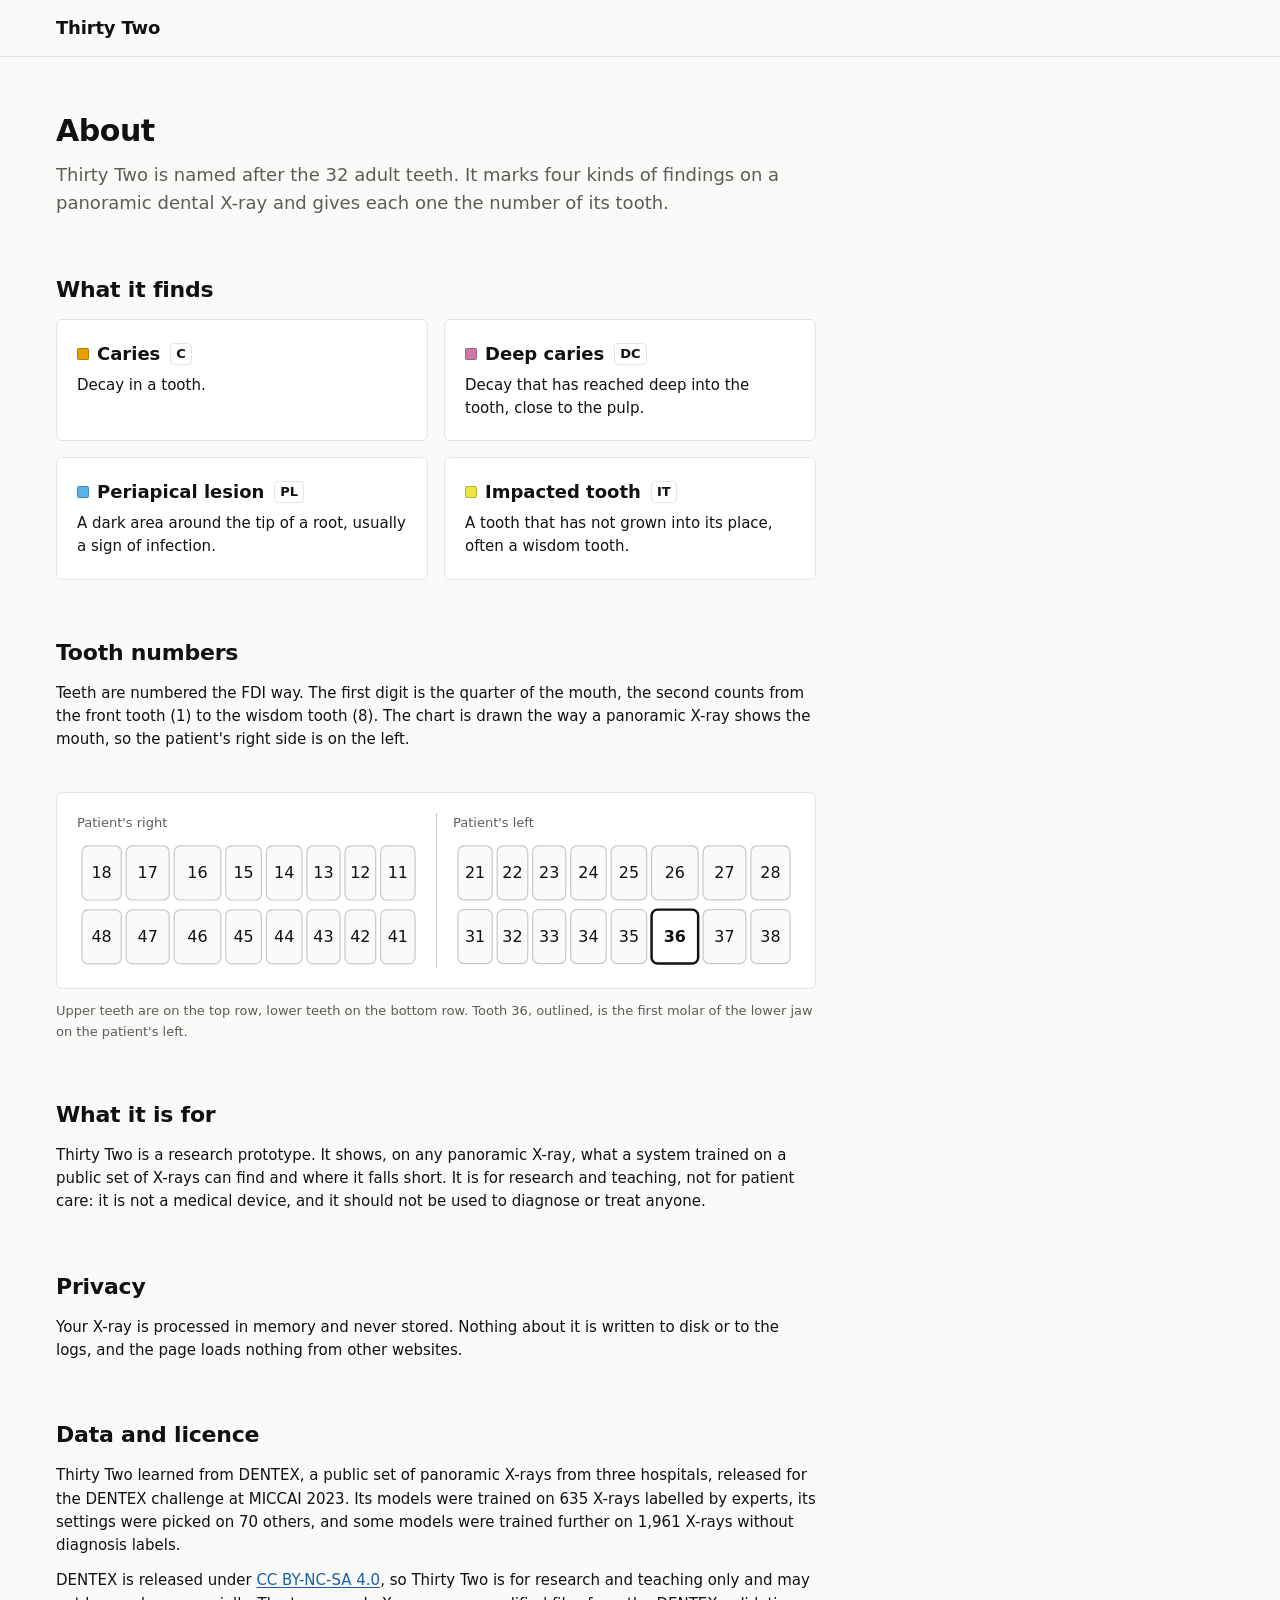
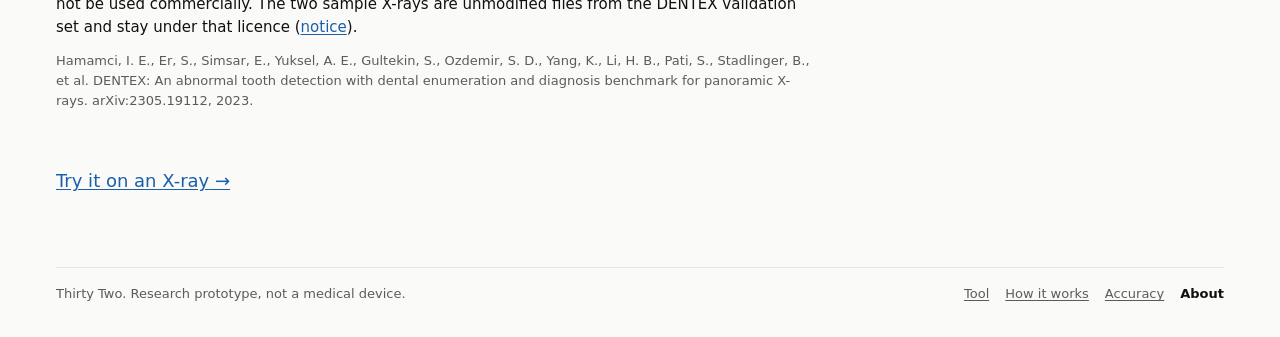
<file: thirtytwo/static/about.html>
<!doctype html>
<html lang="en">
<head>
<meta charset="utf-8">
<meta name="viewport" content="width=device-width, initial-scale=1">
<title>About · Thirty Two</title>
<meta name="description" content="What Thirty Two finds on a panoramic X-ray, how teeth are numbered, and the data it learned from.">
<link rel="icon" href="favicon.svg" type="image/svg+xml">
<link rel="stylesheet" href="app.css">
</head>
<body>
<header class="bar">
  <div class="wrap bar-inner">
    <a class="brand" href="/">Thirty Two</a>
  </div>
</header>

<main class="wrap page">
  <header class="page-head">
    <h1>About</h1>
    <p class="lede">Thirty Two is named after the 32 adult teeth. It marks four kinds of findings on a panoramic
      dental X-ray and gives each one the number of its tooth.</p>
  </header>

  <section class="section">
    <h2>What it finds</h2>
    <ul class="cards two findings">
      <li class="card"><h3><span class="swatch caries"></span>Caries <span class="code">C</span></h3>
        <p>Decay in a tooth.</p></li>
      <li class="card"><h3><span class="swatch deep"></span>Deep caries <span class="code">DC</span></h3>
        <p>Decay that has reached deep into the tooth, close to the pulp.</p></li>
      <li class="card"><h3><span class="swatch peri"></span>Periapical lesion <span class="code">PL</span></h3>
        <p>A dark area around the tip of a root, usually a sign of infection.</p></li>
      <li class="card"><h3><span class="swatch impacted"></span>Impacted tooth <span class="code">IT</span></h3>
        <p>A tooth that has not grown into its place, often a wisdom tooth.</p></li>
    </ul>
  </section>

  <section class="section">
    <h2>Tooth numbers</h2>
    <p>Teeth are numbered the FDI way. The first digit is the quarter of the mouth, the second counts from the front
      tooth (1) to the wisdom tooth (8). The chart is drawn the way a panoramic X-ray shows the mouth, so the
      patient's right side is on the left.</p>
    <figure class="figure fdi" aria-label="Tooth numbers as seen on a panoramic X-ray">
      <div class="half">
        <p class="fine">Patient's right</p>
        <svg viewBox="0 0 279 104" role="img" aria-label="Upper right teeth 18 to 11, lower right teeth 48 to 41">
          <g class="tooth">
            <rect x="4" y="4" width="32" height="44" rx="5"/><rect x="40" y="4" width="35" height="44" rx="5"/>
            <rect x="79" y="4" width="38" height="44" rx="5"/><rect x="121" y="4" width="29" height="44" rx="5"/>
            <rect x="154" y="4" width="29" height="44" rx="5"/><rect x="187" y="4" width="27" height="44" rx="5"/>
            <rect x="218" y="4" width="25" height="44" rx="5"/><rect x="247" y="4" width="28" height="44" rx="5"/>
            <rect x="4" y="56" width="32" height="44" rx="5"/><rect x="40" y="56" width="35" height="44" rx="5"/>
            <rect x="79" y="56" width="38" height="44" rx="5"/><rect x="121" y="56" width="29" height="44" rx="5"/>
            <rect x="154" y="56" width="29" height="44" rx="5"/><rect x="187" y="56" width="27" height="44" rx="5"/>
            <rect x="218" y="56" width="25" height="44" rx="5"/><rect x="247" y="56" width="28" height="44" rx="5"/>
          </g>
          <g class="tooth-no">
            <text x="20" y="26">18</text><text x="57.5" y="26">17</text><text x="98" y="26">16</text><text x="135.5" y="26">15</text>
            <text x="168.5" y="26">14</text><text x="200.5" y="26">13</text><text x="230.5" y="26">12</text><text x="261" y="26">11</text>
            <text x="20" y="78">48</text><text x="57.5" y="78">47</text><text x="98" y="78">46</text><text x="135.5" y="78">45</text>
            <text x="168.5" y="78">44</text><text x="200.5" y="78">43</text><text x="230.5" y="78">42</text><text x="261" y="78">41</text>
          </g>
        </svg>
      </div>
      <div class="half">
        <p class="fine">Patient's left</p>
        <svg viewBox="0 0 279 104" role="img" aria-label="Upper left teeth 21 to 28, lower left teeth 31 to 38">
          <g class="tooth">
            <rect x="4" y="4" width="28" height="44" rx="5"/><rect x="36" y="4" width="25" height="44" rx="5"/>
            <rect x="65" y="4" width="27" height="44" rx="5"/><rect x="96" y="4" width="29" height="44" rx="5"/>
            <rect x="129" y="4" width="29" height="44" rx="5"/><rect x="162" y="4" width="38" height="44" rx="5"/>
            <rect x="204" y="4" width="35" height="44" rx="5"/><rect x="243" y="4" width="32" height="44" rx="5"/>
            <rect x="4" y="56" width="28" height="44" rx="5"/><rect x="36" y="56" width="25" height="44" rx="5"/>
            <rect x="65" y="56" width="27" height="44" rx="5"/><rect x="96" y="56" width="29" height="44" rx="5"/>
            <rect x="129" y="56" width="29" height="44" rx="5"/><rect x="204" y="56" width="35" height="44" rx="5"/>
            <rect x="243" y="56" width="32" height="44" rx="5"/>
          </g>
          <rect x="162" y="56" width="38" height="44" rx="5" class="tooth-hl"/>
          <g class="tooth-no">
            <text x="18" y="26">21</text><text x="48.5" y="26">22</text><text x="78.5" y="26">23</text><text x="110.5" y="26">24</text>
            <text x="143.5" y="26">25</text><text x="181" y="26">26</text><text x="221.5" y="26">27</text><text x="259" y="26">28</text>
            <text x="18" y="78">31</text><text x="48.5" y="78">32</text><text x="78.5" y="78">33</text><text x="110.5" y="78">34</text>
            <text x="143.5" y="78">35</text><text x="181" y="78" class="strong">36</text><text x="221.5" y="78">37</text><text x="259" y="78">38</text>
          </g>
        </svg>
      </div>
    </figure>
    <p class="fine">Upper teeth are on the top row, lower teeth on the bottom row. Tooth 36, outlined, is the first
      molar of the lower jaw on the patient's left.</p>
  </section>

  <section class="section">
    <h2>What it is for</h2>
    <p>Thirty Two is a research prototype. It shows, on any panoramic X-ray, what a system trained on a public set of
      X-rays can find and where it falls short. It is for research and teaching, not for patient care: it is not a
      medical device, and it should not be used to diagnose or treat anyone.</p>
  </section>

  <section class="section">
    <h2>Privacy</h2>
    <p>Your X-ray is processed in memory and never stored. Nothing about it is written to disk or to the logs, and
      the page loads nothing from other websites.</p>
  </section>

  <section class="section">
    <h2>Data and licence</h2>
    <p>Thirty Two learned from DENTEX, a public set of panoramic X-rays from three hospitals, released for the DENTEX
      challenge at MICCAI 2023. Its models were trained on 635 X-rays labelled by experts, its settings were picked
      on 70 others, and some models were trained further on 1,961 X-rays without diagnosis labels.</p>
    <p>DENTEX is released under <a href="https://creativecommons.org/licenses/by-nc-sa/4.0/" rel="noreferrer">CC
      BY-NC-SA 4.0</a>, so Thirty Two is for research and teaching only and may not be used commercially. The two
      sample X-rays are unmodified files from the DENTEX validation set and stay under that licence
      (<a href="samples/LICENSE.txt">notice</a>).</p>
    <p class="cite">Hamamci, I. E., Er, S., Simsar, E., Yuksel, A. E., Gultekin, S., Ozdemir, S. D., Yang, K., Li, H. B.,
      Pati, S., Stadlinger, B., et al. DENTEX: An abnormal tooth detection with dental enumeration and diagnosis
      benchmark for panoramic X-rays. arXiv:2305.19112, 2023.</p>
  </section>

  <p class="next"><a href="/">Try it on an X-ray</a></p>
</main>

<footer class="foot">
  <div class="foot-inner">
    <p>Thirty Two. Research prototype, not a medical device.</p>
    <nav aria-label="Pages"><a href="/">Tool</a><a href="/how-it-works">How it works</a><a href="/accuracy">Accuracy</a><a href="/about" aria-current="page">About</a></nav>
  </div>
</footer>
</body>
</html>
</file>
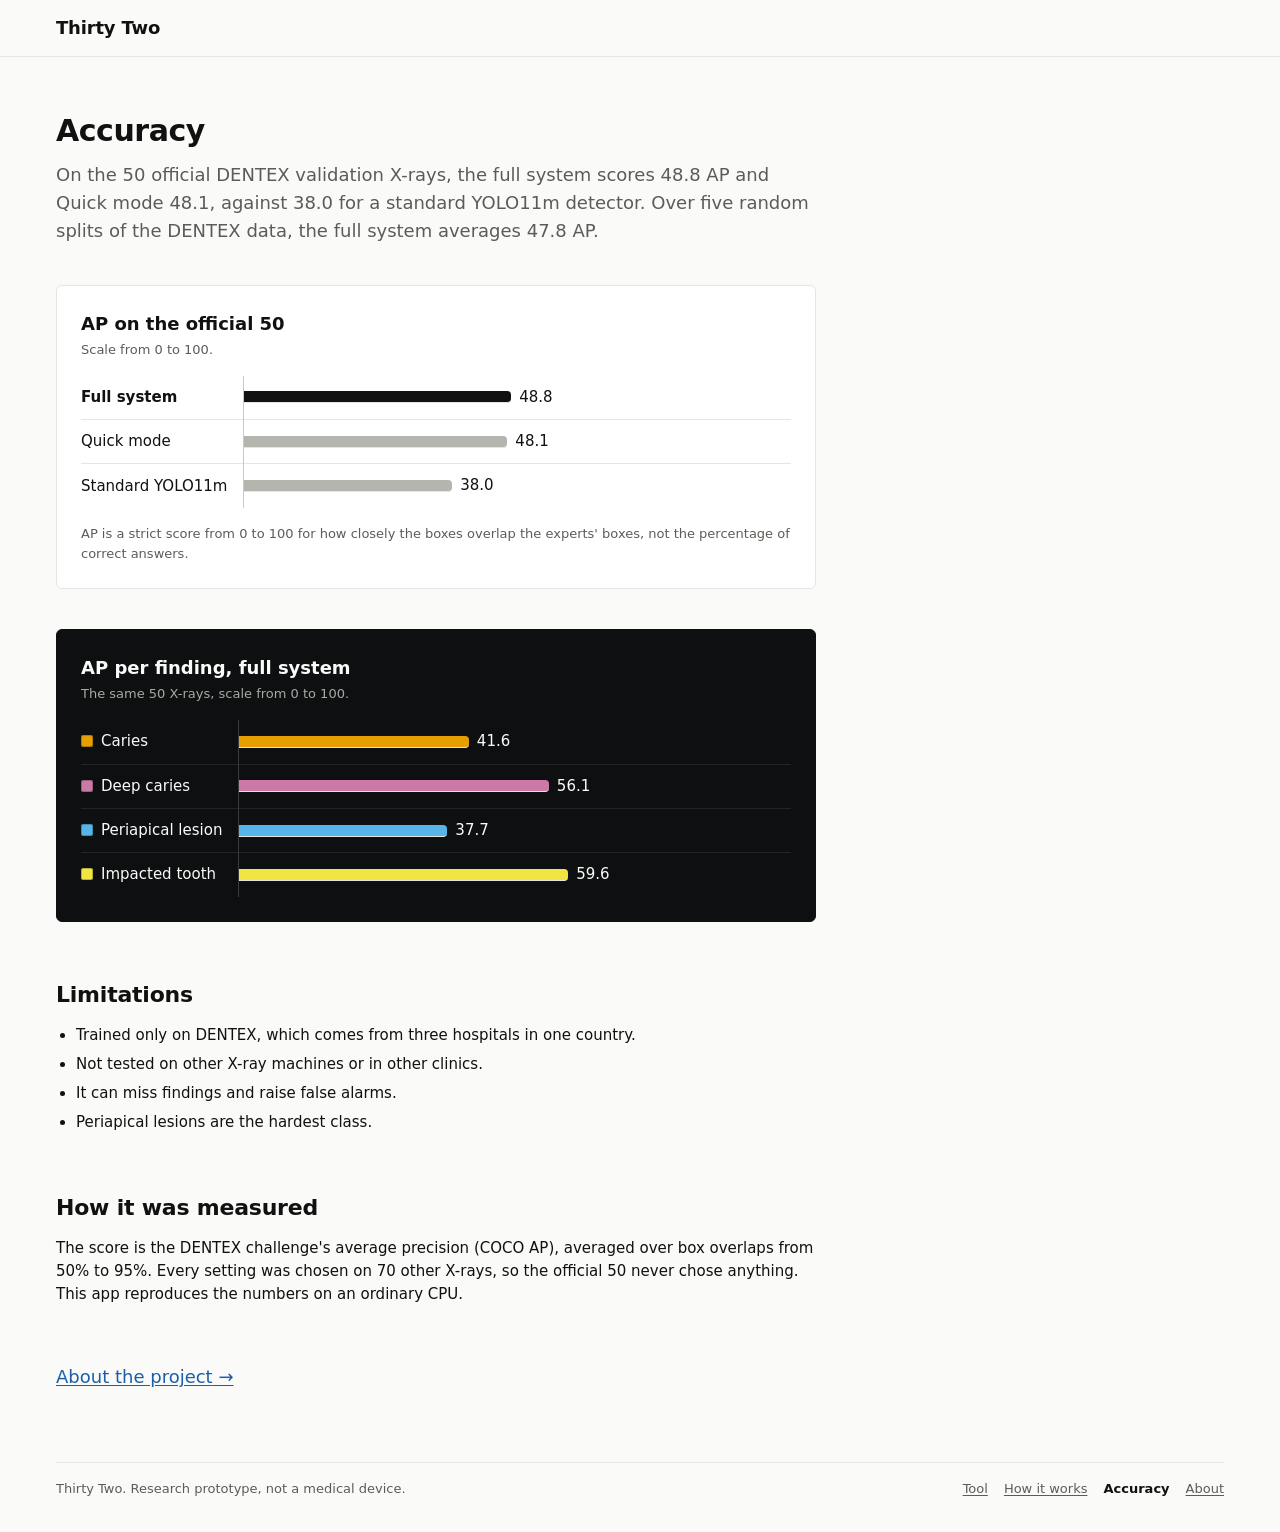
<file: thirtytwo/static/accuracy.html>
<!doctype html>
<html lang="en">
<head>
<meta charset="utf-8">
<meta name="viewport" content="width=device-width, initial-scale=1">
<title>Accuracy · Thirty Two</title>
<meta name="description" content="How accurate Thirty Two is on the official DENTEX validation X-rays, and its limits.">
<link rel="icon" href="favicon.svg" type="image/svg+xml">
<link rel="stylesheet" href="app.css">
</head>
<body>
<header class="bar">
  <div class="wrap bar-inner">
    <a class="brand" href="/">Thirty Two</a>
  </div>
</header>

<main class="wrap page">
  <header class="page-head">
    <h1>Accuracy</h1>
    <p class="lede">On the 50 official DENTEX validation X-rays, the full system scores 48.8 AP and Quick mode 48.1,
      against 38.0 for a standard YOLO11m detector. Over five random splits of the DENTEX data, the full system
      averages 47.8 AP.</p>
  </header>

  <figure class="figure">
    <figcaption><h2>AP on the official 50</h2><p class="fine">Scale from 0 to 100.</p></figcaption>
    <table class="barchart">
      <thead class="visually-hidden"><tr><th scope="col">System</th><th scope="col">AP</th></tr></thead>
      <tbody>
        <tr class="em"><th scope="row">Full system</th><td><span class="bar w-48-8"></span><span class="val">48.8</span></td></tr>
        <tr><th scope="row">Quick mode</th><td><span class="bar w-48-1"></span><span class="val">48.1</span></td></tr>
        <tr><th scope="row">Standard YOLO11m</th><td><span class="bar w-38-0"></span><span class="val">38.0</span></td></tr>
      </tbody>
    </table>
    <p class="note">AP is a strict score from 0 to 100 for how closely the boxes overlap the experts' boxes, not the
      percentage of correct answers.</p>
  </figure>

  <figure class="figure dark">
    <figcaption><h2>AP per finding, full system</h2><p class="fine">The same 50 X-rays, scale from 0 to 100.</p></figcaption>
    <table class="barchart">
      <thead class="visually-hidden"><tr><th scope="col">Finding</th><th scope="col">AP</th></tr></thead>
      <tbody>
        <tr><th scope="row"><span class="swatch caries"></span>Caries</th><td><span class="bar caries w-41-6"></span><span class="val">41.6</span></td></tr>
        <tr><th scope="row"><span class="swatch deep"></span>Deep caries</th><td><span class="bar deep w-56-1"></span><span class="val">56.1</span></td></tr>
        <tr><th scope="row"><span class="swatch peri"></span>Periapical lesion</th><td><span class="bar peri w-37-7"></span><span class="val">37.7</span></td></tr>
        <tr><th scope="row"><span class="swatch impacted"></span>Impacted tooth</th><td><span class="bar impacted w-59-6"></span><span class="val">59.6</span></td></tr>
      </tbody>
    </table>
  </figure>

  <section class="section">
    <h2>Limitations</h2>
    <ul class="list">
      <li>Trained only on DENTEX, which comes from three hospitals in one country.</li>
      <li>Not tested on other X-ray machines or in other clinics.</li>
      <li>It can miss findings and raise false alarms.</li>
      <li>Periapical lesions are the hardest class.</li>
    </ul>
  </section>

  <section class="section">
    <h2>How it was measured</h2>
    <p>The score is the DENTEX challenge's average precision (COCO AP), averaged over box overlaps from 50% to 95%.
      Every setting was chosen on 70 other X-rays, so the official 50 never chose anything. This app reproduces the
      numbers on an ordinary CPU.</p>
  </section>

  <p class="next"><a href="/about">About the project</a></p>
</main>

<footer class="foot">
  <div class="foot-inner">
    <p>Thirty Two. Research prototype, not a medical device.</p>
    <nav aria-label="Pages"><a href="/">Tool</a><a href="/how-it-works">How it works</a><a href="/accuracy" aria-current="page">Accuracy</a><a href="/about">About</a></nav>
  </div>
</footer>
</body>
</html>
</file>
<file: thirtytwo/static/app.css>
/* Thirty Two. One accent, no shadows, no gradients, radius at most 6px, system fonts, one type scale. */
:root {
  --bg: #FAFAF9;
  --surface: #FFFFFF;
  --text: #111111;
  --muted: #5C5C57;
  --faint: #8A8A84;
  --border: #E5E5E2;
  --line: #C9C9C4;
  --accent: #1B5FAA;           /* links and the main button only; 6.2:1 on --bg */
  --viewer: #0E0F10;
  --on-dark: #FAFAF9;
  --on-dark-muted: #A9A9A3;
  --caries: #E69F00;           /* Okabe-Ito */
  --deep: #CC79A7;
  --peri: #56B4E9;
  --impacted: #F0E442;
  --s: 13px;                   /* type scale */
  --m: 15px;
  --l: 18px;
  --xl: 22px;
  --xxl: 30px;
  --r: 6px;
  --font: system-ui, -apple-system, "Segoe UI", Roboto, "Helvetica Neue", Arial, sans-serif;
}

* { box-sizing: border-box; }
html { -webkit-text-size-adjust: 100%; scroll-behavior: smooth; }
body { margin: 0; background: var(--bg); color: var(--text); font: 400 var(--m)/1.55 var(--font); }
[hidden] { display: none !important; }
a { color: var(--accent); text-underline-offset: 2px; }
a:hover { text-decoration-thickness: 2px; }
:focus-visible { outline: 2px solid var(--accent); outline-offset: 2px; }
.num { font-variant-numeric: tabular-nums; }
.wrap { max-width: 1200px; margin: 0 auto; padding: 0 16px; }
.visually-hidden { position: absolute; width: 1px; height: 1px; overflow: hidden; clip-path: inset(50%); white-space: nowrap; }

/* ---------------------------------------------------------------- top bar and footer */
.bar { border-bottom: 1px solid var(--border); background: var(--bg); }
.bar-inner { display: flex; align-items: center; justify-content: space-between; gap: 16px; min-height: 56px; flex-wrap: wrap; }
.brand { color: var(--text); text-decoration: none; font-weight: 600; font-size: var(--l); letter-spacing: -0.01em; }
.foot { padding: 0 16px 32px; margin-top: 72px; font-size: var(--s); color: var(--muted); }
.foot-inner { max-width: 1168px; margin: 0 auto; padding-top: 16px; border-top: 1px solid var(--border);
  display: flex; flex-wrap: wrap; justify-content: space-between; gap: 8px 24px; }
.foot p { margin: 0; }
.foot nav { display: flex; flex-wrap: wrap; gap: 16px; }
.foot nav a { color: var(--muted); }
.foot nav a[aria-current="page"] { color: var(--text); font-weight: 600; text-decoration: none; }

/* ---------------------------------------------------------------- the tool page */
.intro { margin: 40px 0 24px; }
.title { margin: 0; max-width: 32ch; font-size: var(--xl); line-height: 1.3; font-weight: 600; letter-spacing: -0.01em; }
@media (min-width: 900px) { .title { font-size: var(--xxl); } }
.key { list-style: none; display: flex; flex-wrap: wrap; gap: 8px 20px; margin: 16px 0 0; padding: 0; font-size: var(--s); color: var(--muted); }
.key li { display: inline-flex; align-items: center; gap: 6px; }
.code { display: inline-block; padding: 0 5px; border: 1px solid var(--border); border-radius: 4px; background: var(--surface);
  color: var(--text); font-size: var(--s); font-weight: 600; line-height: 1.5; }
.swatch { display: inline-block; width: 12px; height: 12px; border-radius: 2px; border: 1px solid rgba(17, 17, 17, 0.25); flex: none; }
.swatch.caries, .bar.caries { background: var(--caries); }
.swatch.deep, .bar.deep { background: var(--deep); }
.swatch.peri, .bar.peri { background: var(--peri); }
.swatch.impacted, .bar.impacted { background: var(--impacted); }

/* buttons */
button { font: inherit; color: inherit; cursor: pointer; }
.outline, .primary {
  display: inline-flex; align-items: center; gap: 8px; min-height: 36px; padding: 6px 14px;
  border-radius: var(--r); font-size: var(--m);
}
.outline { background: var(--surface); border: 1px solid var(--line); color: var(--text); }
.outline:hover { border-color: var(--text); }
.primary { background: var(--accent); border: 1px solid var(--accent); color: #fff; }
.small { min-height: 32px; padding: 4px 10px; font-size: var(--s); }
.link { background: none; border: 0; padding: 0; color: var(--accent); text-decoration: underline; text-underline-offset: 2px; }
button:disabled, input:disabled { cursor: not-allowed; opacity: 0.5; }
.icon { width: 18px; height: 18px; flex: none; fill: none; stroke: currentColor; stroke-width: 1.6; stroke-linecap: round; stroke-linejoin: round; }

/* drop zone */
.drop {
  border: 1px dashed #BDBDB7; border-radius: var(--r); background: var(--surface);
  padding: 48px 16px 40px; text-align: center;
}
.drop.over { border-color: var(--accent); border-style: solid; }
.drop-icon { display: inline-grid; place-items: center; width: 48px; height: 48px; border: 1px solid var(--border);
  border-radius: var(--r); color: var(--muted); background: var(--bg); }
.drop-icon .icon { width: 24px; height: 24px; }
.drop-title { margin: 16px 0 4px; font-size: var(--l); }
.hint { margin: 0; color: var(--muted); font-size: var(--s); }
.samples { margin: 20px 0 0; display: flex; gap: 8px; justify-content: center; flex-wrap: wrap; }
.privacy { margin: 20px 0 0; font-size: var(--s); color: var(--muted); }
.message { margin: 12px 0 0; padding: 10px 12px; border: 1px solid var(--border); border-radius: var(--r); background: var(--surface); }

/* loading */
.progress { padding: 32px 0; }
.progress-line { height: 2px; background: var(--border); border-radius: 1px; overflow: hidden; }
.progress-fill { height: 100%; width: 0; background: var(--accent); }
.progress-line.inline { margin-top: 12px; }
.progress-text { margin: 12px 0 0; color: var(--muted); }
.warning { margin-top: 16px; padding: 16px; border: 1px solid var(--border); border-radius: var(--r); background: var(--surface); }
.warning p { margin: 0 0 12px; }

/* results */
.results { display: grid; gap: 24px; margin-top: 4px; }
@media (min-width: 900px) {
  .results { grid-template-columns: minmax(0, 1fr) 320px; align-items: start; }
}
.viewer-col { min-width: 0; }
.viewer {
  position: relative; overflow: hidden; width: 100%; aspect-ratio: 4 / 3; background: var(--viewer);
  border-radius: var(--r); touch-action: none; cursor: grab; user-select: none; -webkit-user-select: none;
}
@media (min-width: 900px) { .viewer { aspect-ratio: auto; height: min(68vh, 620px); } }
.viewer.dragging { cursor: grabbing; }
.viewer img { position: absolute; left: 0; top: 0; transform-origin: 0 0; max-width: none; pointer-events: none; }
.viewer canvas { position: absolute; inset: 0; width: 100%; height: 100%; pointer-events: none; }
.viewer-tools { display: flex; flex-wrap: wrap; align-items: center; gap: 12px 20px; margin-top: 12px; font-size: var(--s); }
.range { display: inline-flex; align-items: center; gap: 8px; }
.range input { width: 110px; }
.check { display: inline-flex; align-items: center; gap: 6px; }
input[type="range"] { accent-color: var(--accent); }
input[type="checkbox"], input[type="radio"] { accent-color: var(--accent); width: 16px; height: 16px; margin: 0; }
.disclaimer { margin: 12px 0 0; font-size: var(--s); color: var(--muted); }

.panel { background: var(--surface); border: 1px solid var(--border); border-radius: var(--r); padding: 16px; min-width: 0; }
.summary { margin: 0 0 12px; font-size: var(--l); font-weight: 600; }
.group { margin: 0 0 12px; }
.group h3 { display: flex; align-items: center; gap: 8px; margin: 0 0 4px; font-size: var(--s); font-weight: 600; color: var(--muted); }
.group ul { list-style: none; margin: 0; padding: 0; }
.row {
  display: grid; grid-template-columns: 12px minmax(0, 1fr) auto auto; align-items: center; gap: 10px;
  width: 100%; padding: 6px 8px; border: 1px solid transparent; border-radius: var(--r);
  background: none; text-align: left; font-size: var(--m);
}
.row:hover, .row.on { border-color: var(--border); background: var(--bg); }
.row .tooth { color: var(--muted); font-size: var(--s); }
.row .pct { min-width: 3.2em; text-align: right; }
.empty { margin: 0 0 12px; color: var(--muted); }

.block { margin: 16px 0 0; padding: 16px 0 0; border: 0; border-top: 1px solid var(--border); min-width: 0; }
fieldset.block { padding-left: 0; padding-right: 0; padding-bottom: 0; margin-left: 0; margin-right: 0; }
legend, .legend { display: flex; justify-content: space-between; width: 100%; padding: 0; margin: 0 0 8px; font-size: var(--s); font-weight: 600; color: var(--muted); }
fieldset.block > legend { float: left; }          /* a legend that behaves like a heading, under the divider */
fieldset.block > legend + * { clear: both; }
.toggles { display: grid; gap: 6px; font-size: var(--s); }
.toggles label { display: inline-flex; align-items: center; gap: 6px; white-space: nowrap; }
.block input[type="range"] { width: 100%; }
.scale { display: flex; justify-content: space-between; font-size: var(--s); color: var(--muted); }
.modes { display: flex; gap: 20px; flex-wrap: wrap; }
.modes label { display: inline-flex; align-items: center; gap: 6px; }
.time { color: var(--muted); font-size: var(--s); }
.block .hint { margin-top: 6px; }
.downloads { display: grid; gap: 8px; }
.downloads .outline { justify-content: center; }
.panel > .link { margin-top: 16px; font-size: var(--s); }

/* ---------------------------------------------------------------- the text pages */
.page-head { max-width: 760px; margin: 56px 0 8px; }
.page-head h1 { margin: 0 0 12px; font-size: var(--xxl); line-height: 1.2; font-weight: 600; letter-spacing: -0.015em; }
.lede { margin: 0; font-size: var(--l); line-height: 1.55; color: var(--muted); }
.section { max-width: 760px; margin: 56px 0 0; }
.section > h2 { margin: 0 0 12px; font-size: var(--xl); font-weight: 600; letter-spacing: -0.01em; }
.section p { margin: 0 0 12px; }
.fine { font-size: var(--s); color: var(--muted); }
.cards + .fine, .figure + .fine { margin-top: 12px; }
.next { margin: 56px 0 0; font-size: var(--l); }
.next a::after { content: " \2192"; }
.list { margin: 0; padding-left: 20px; }
.list li { margin: 6px 0; }
.cite { font-size: var(--s); color: var(--muted); overflow-wrap: anywhere; }

.cards { list-style: none; margin: 0; padding: 0; display: grid; gap: 16px; }
@media (min-width: 720px) { .cards.two, .cards.steps { grid-template-columns: 1fr 1fr; } }
@media (min-width: 1100px) { .cards.steps { grid-template-columns: repeat(4, 1fr); } }
.cards.steps { margin-top: 32px; }
.card { background: var(--surface); border: 1px solid var(--border); border-radius: var(--r); padding: 20px; min-width: 0; }
.card h2, .card h3 { display: flex; align-items: center; gap: 8px; margin: 0 0 6px; font-size: var(--l); font-weight: 600; }
.card p { margin: 0 0 8px; }
.card p:last-child { margin-bottom: 0; }
.steps .card h2 { margin-top: 14px; }
.step-no { display: inline-grid; place-items: center; width: 28px; height: 28px; border: 1px solid var(--border);
  border-radius: var(--r); background: var(--bg); font-size: var(--s); font-weight: 600; color: var(--muted); }
.facts { margin: 14px 0 0; }
.facts div { display: flex; justify-content: space-between; gap: 16px; padding: 6px 0; border-top: 1px solid var(--border); font-size: var(--s); }
.facts dt { color: var(--muted); }
.facts dd { margin: 0; font-weight: 600; }

/* figures */
.figure { max-width: 760px; margin: 40px 0 0; padding: 24px; background: var(--surface); border: 1px solid var(--border); border-radius: var(--r); }
.figure figcaption { margin: 0 0 16px; }
.figure figcaption h2 { margin: 0 0 2px; font-size: var(--l); font-weight: 600; }
.figure figcaption .fine { margin: 0; }
.figure.dark { background: var(--viewer); border-color: var(--viewer); color: var(--on-dark); }
.figure.dark .fine { color: var(--on-dark-muted); }
.diagram-figure { padding: 20px; }
.diagram { display: block; width: 100%; height: auto; }
.diagram .frame rect { fill: var(--bg); stroke: var(--border); }
.diagram .ink, .diagram .ink rect, .diagram .ink path { fill: none; stroke: var(--faint); stroke-width: 1.4; }
.diagram .soft, .diagram .soft rect { fill: none; stroke: var(--line); stroke-width: 1; }
.diagram .strong { stroke: var(--text); stroke-width: 2; }
.diagram .arrow path { fill: none; stroke: var(--faint); stroke-width: 1.4; stroke-linecap: round; stroke-linejoin: round; }
.diagram .tag-c { fill: var(--caries); }
.diagram .tag-text { font: 600 9px var(--font); fill: var(--text); text-anchor: middle; }
.diagram .box-c { fill: none; stroke: var(--caries); stroke-width: 1.6; }
.diagram .box-it { fill: none; stroke: #C7BA1E; stroke-width: 1.6; }
.diagram .step text { font: 400 15px var(--font); fill: var(--muted); text-anchor: middle; }

/* bar figures: the table is the chart and its own table view; bars start at the 0 line, value at the tip */
.barchart { width: 100%; border-collapse: collapse; }
.barchart th { width: 1%; padding: 10px 16px 10px 0; text-align: left; font-weight: 400; white-space: nowrap; }
.barchart th .swatch { margin-right: 8px; vertical-align: -1px; }
.barchart td { padding: 10px 0; border-left: 1px solid var(--line); white-space: nowrap; }
.barchart tr + tr th, .barchart tr + tr td { border-top: 1px solid var(--border); }
.barchart .bar { display: inline-block; height: 12px; border-radius: 0 4px 4px 0; background: #B5B5AF; vertical-align: middle; }
.barchart .em th { font-weight: 600; }
.barchart .em .bar { background: var(--text); }
.barchart .bar.caries { background: var(--caries); }
.barchart .bar.deep { background: var(--deep); }
.barchart .bar.peri { background: var(--peri); }
.barchart .bar.impacted { background: var(--impacted); }
.barchart .val { margin-left: 8px; vertical-align: middle; font-variant-numeric: tabular-nums; }
.dark .barchart td { border-left-color: #3A3B3E; }
.dark .barchart tr + tr th, .dark .barchart tr + tr td { border-top-color: #232427; }
.w-48-8 { width: 48.8%; } .w-48-1 { width: 48.1%; } .w-38-0 { width: 38%; }
.w-41-6 { width: 41.6%; } .w-56-1 { width: 56.1%; } .w-37-7 { width: 37.7%; } .w-59-6 { width: 59.6%; }
.note { margin: 16px 0 0; font-size: var(--s); color: var(--muted); }

/* the tooth number chart */
.fdi { display: grid; gap: 20px; padding: 20px; }
@media (min-width: 720px) {
  .fdi { grid-template-columns: 1fr 1fr; gap: 0; }
  .fdi .half:first-child { padding-right: 16px; }
  .fdi .half + .half { padding-left: 16px; border-left: 1px solid var(--line); }
}
.fdi .fine { margin: 0 0 8px; }
.fdi svg { display: block; width: 100%; height: auto; }
.tooth rect { fill: var(--bg); stroke: var(--line); stroke-width: 1; }
.tooth-hl { fill: var(--surface); stroke: var(--text); stroke-width: 2; }
.tooth-no text { font: 500 13px var(--font); fill: var(--text); text-anchor: middle; dominant-baseline: central; }
.tooth-no .strong { font-weight: 700; }
.findings h3 .code { margin-left: 2px; }
</file>
